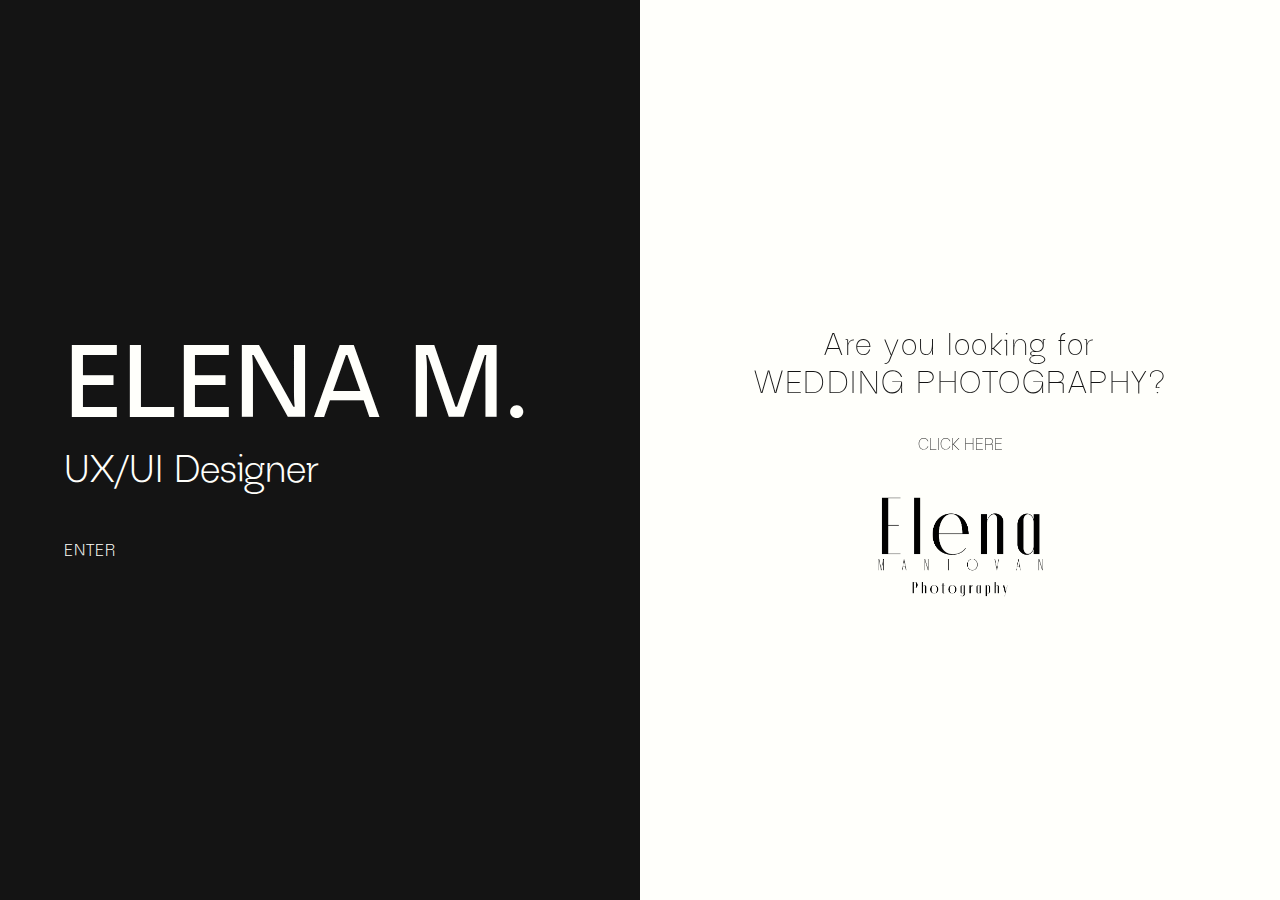
<file: index.html>
<!DOCTYPE html>
<html lang="en">
<head>
    <meta charset="UTF-8">
    <meta name="viewport" content="width=device-width, initial-scale=1.0, maximum-scale=1.0, user-scalable=no">
    <title>Elena M. UX/UI Designer</title>
    <link rel="stylesheet" href="styles.css">
</head>
<body>
    <!-- Main container -->
    <div class="container">
        <!-- Left section for UXUI -->
        <div class="section uxui">
          <div class="uxui-content">
              <a href="uxui.html" class="name-title-link">
                  <h1>ELENA M.</h1>
                  <h2>UX/UI Designer</h2>
              </a>
              <a href="uxui.html" class="enter-link">ENTER</a>
          </div>
        </div>

        <!-- Right section for wedding photography -->
        <div class="section wedding">
            <div class="wedding-content">
                <p class="wedding-text">Are you looking for<br>WEDDING PHOTOGRAPHY?</p>
                <a href="https://elenamantovanweddingph.com" class="click-here" target="_blank" rel="noopener noreferrer">CLICK HERE</a>
                <a href="https://elenamantovanweddingph.com" target="_blank" rel="noopener noreferrer">
                    <img src="images/Logo 2024 nero.png" alt="Elena Mantovan Photography" class="logo_wedding">
                </a>
            </div>
        </div>
    </div>

    <script src="https://cdnjs.cloudflare.com/ajax/libs/gsap/3.12.2/gsap.min.js"></script>
    <script src="homefade.js"></script>
</body>
</html>
</file>
<file: styles.css>
/* ======= GLOBAL VARIABLES & FONTS ======= */
:root {
    --uxui-bg: #141414;
    --wedding-bg: #FFFFFB;
    --text-light: #FFFFFB;
    --text-dark: #141414;
}

@font-face {
    font-family: 'Neue Regrade';
    src: url('./fonts/Neue-Regrade-Light.otf') format('opentype');
    font-weight: 300;
    font-style: normal;
    font-display: swap;
}

@font-face {
    font-family: 'Neue Regrade';
    src: url('./fonts/Neue-Regrade-Regular.otf') format('opentype');
    font-weight: 400;
    font-style: normal;
    font-display: swap;
}

@font-face {
    font-family: 'Neue Regrade';
    src: url('./fonts/Neue-Regrade-Semibold.otf') format('opentype');
    font-weight: 600;
    font-style: normal;
    font-display: swap;
}

/* ======= BASE STYLES ======= */
body {
    margin: 0;
    padding: 0;
    font-family: 'Neue Regrade', sans-serif;
    overflow-x: hidden;
    background-color: #141414;
}

/* ======= LAYOUT STRUCTURES ======= */
.container {
    display: flex;
    flex-direction: row;
    height: 100vh;
    width: 100vw;
}

.main-container {
    position: relative;
    width: 100vw;
    height: 100vh;
    background-color: #141414;
    overflow: hidden;
}

.content-container {
    position: relative;
    display: flex;
    width: 100%;
    height: 100%;
    z-index: 20;
}

.white-bar {
    /* Initial State (before animation) */
    position: absolute;
    top: 0;
    left: 50%;
    width: 50%;
    height: 100vh;
    background: #FFFFFB;
    z-index: 100;
    opacity: 1;
    transform-origin: left center;
    box-sizing: border-box;
    
    /* Animation Prep */
    will-change: transform, width, height;
  }
  
  /* Final State (after animation) */
  .white-bar.final-state {
    position: fixed;
    left: 0;
    width: 100%;
    height: 80px;
    will-change: auto;
  }
  
  /* Smooth out the animation steps */
  .gsap-marker-start, .gsap-marker-end {
    display: none !important;
  }

/* ======= SECTIONS ======= */
.section {
    width: 50%;
    height: 100%;
    display: flex;
    justify-content: center;
    align-items: center;
}

/* UX/UI Section */
.uxui {
    background-color: var(--uxui-bg);
    color: var(--text-light);
    justify-content: flex-start;
}

.uxui-content {
    text-align: left;
    padding: 0 0 0 2.5vw;
    margin-left: 2.5vw;
}

.uxui h1 {
    font-size: 8vw;
    font-weight: 600;
    margin: 0 0 0.5rem 0;
    line-height: 1;
    text-transform: uppercase;
}

.uxui h2 {
    font-size: 3vw;
    font-weight: 400;
    margin: 0 0 1rem 0;
}

/* Wedding Section */
.wedding {
    background-color: var(--wedding-bg);
    color: var(--text-dark);
}

.wedding-content {
    text-align: center;
    padding: 2rem;
    will-change: transform, opacity; /* Optimize animation */
    transform-origin: center; /* For consistent scale-down */
}

.wedding-text {
    font-size: 2.5vw;
    font-weight: 300;
    font-style: normal;
    line-height: 1.2;
    margin-bottom: 2rem;
    letter-spacing: 1.5px;
}

.logo_wedding {
    width: 20vw;
    max-width: 200px;
    height: auto;
}

/* ======= LINKS & INTERACTIVE ELEMENTS ======= */
.name-title-link {
    text-decoration: none;
    color: inherit;
    display: block;
    margin-bottom: 1rem;
}

.enter-link {
    font-size: 16px;
    text-decoration: none;
    color: var(--text-light);
    text-transform: uppercase;
    font-weight: 400;
    display: inline-block;
    transition: opacity 0.3s;
    letter-spacing: 1px;
    margin-top: 2rem;
}

.enter-link:hover {
    opacity: 0.7;
}

.click-here {
    font-size: 16px;
    text-transform: uppercase;
    text-decoration: none;
    color: var(--text-dark);
    transition: color 0.3s ease;
    font-weight: 300;
    display: block;
    margin-bottom: 2rem;
}

.click-here:hover {
    color: #555;
}

/* ======= ANIMATION STYLES ======= */
#uxui-content.animated-text {
    position: absolute;
    bottom: 150px;
    left: 2.5vw;
    transform: none;
    opacity: 0;
    width: 100%;
}

#uxui-content.animated-text h1 {
    font-weight: 400;
    font-size: 6vw;
}

#uxui-content.animated-text h2 {
    font-weight: 300;
    font-size: 2vw;
}

#wedding-section {
    display: none !important;
  }

.scroll-prompt {
    display: flex;
    align-items: center;
    gap: 8px;
}

.scroll-prompt::after {
    content: "";
    display: inline-block;
    width: 24px;
    height: 24px;
    background-image: url('images/Arrow.png');
    background-size: contain;
    animation: bounce 2s infinite;
}

@keyframes bounce {
    0%, 100% { transform: translateX(0); }
    50% { transform: translateX(5px); }
}

/* ======= MEDIA QUERIES ======= */
@media (max-width: 768px) {
    .container {
        flex-direction: column;
        height: auto;
    }
    
    .section {
        width: 100%;
        height: 50vh;
        min-height: 400px;
    }
    
    .uxui {
        justify-content: center;
    }
    
    .uxui-content {
        text-align: center;
        padding: 0 5vw;
        margin: 0;
    }
    
    .uxui h1 {
        font-size: 15vw;
    }
    
    .uxui h2 {
        font-size: 6vw;
    }
    
    .enter-link {
        font-size: 5vw;
    }
    
    .wedding-text {
        font-size: 6vw;
    }
    
    .logo_wedding {
        width: 40vw;
    }
}

@media (max-width: 480px) {
    .section {
        min-height: 350px;
    }
    
    .uxui h1 {
        font-size: 18vw;
    }
    
    .uxui h2 {
        font-size: 7vw;
    }
    
    .wedding-text {
        font-size: 7vw;
    }
}
</file>
